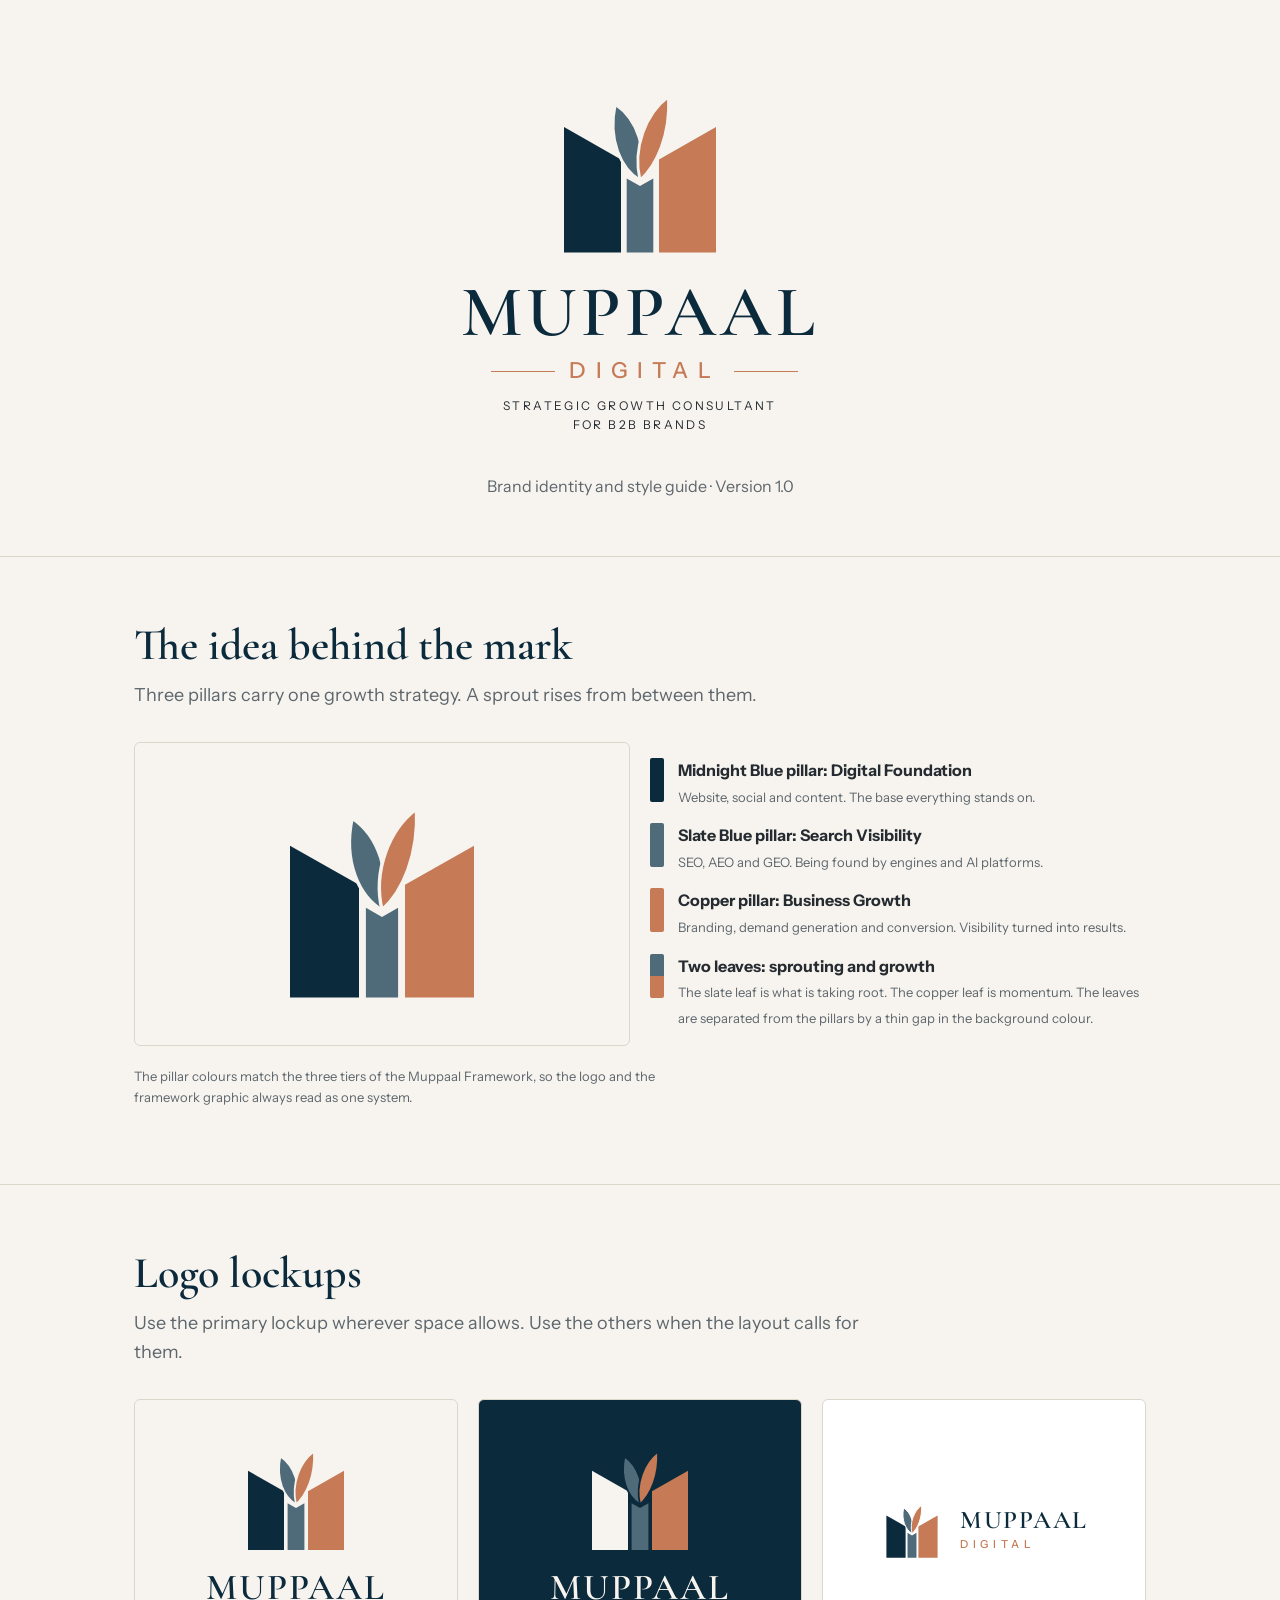
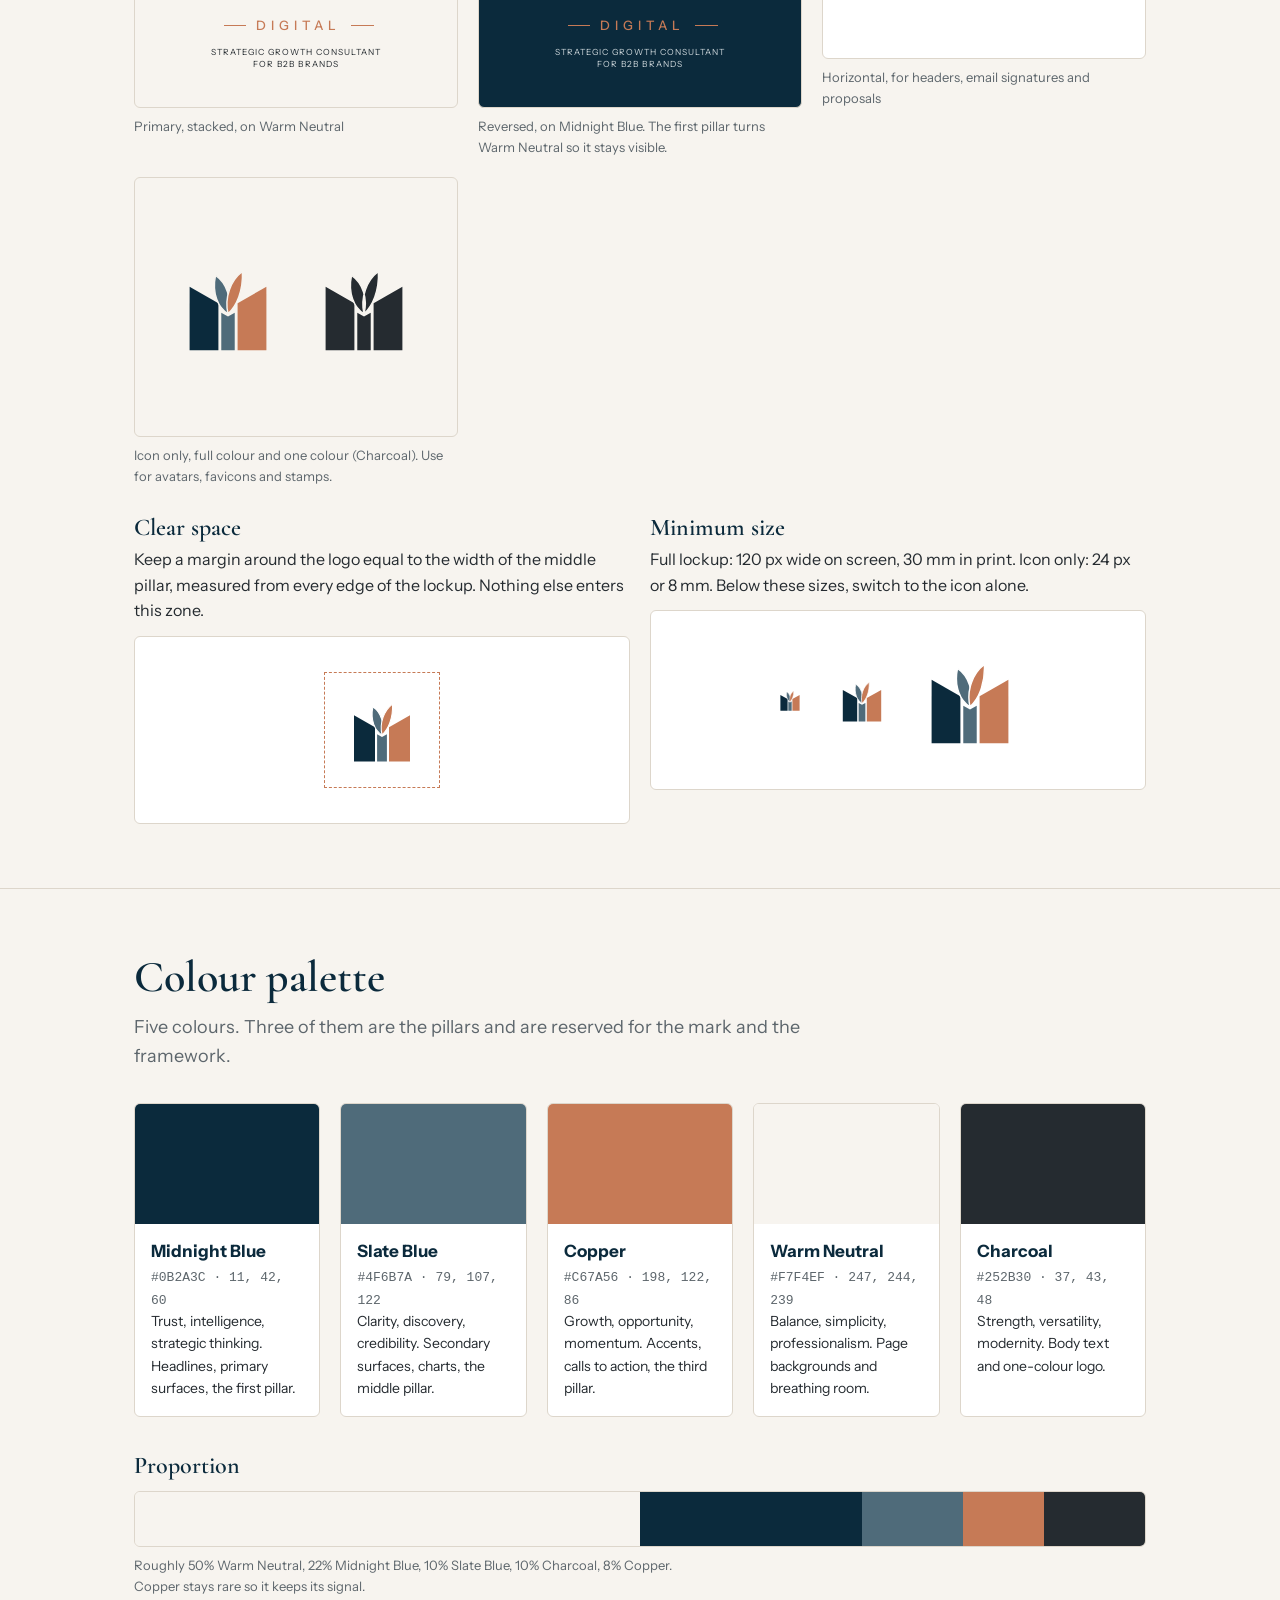
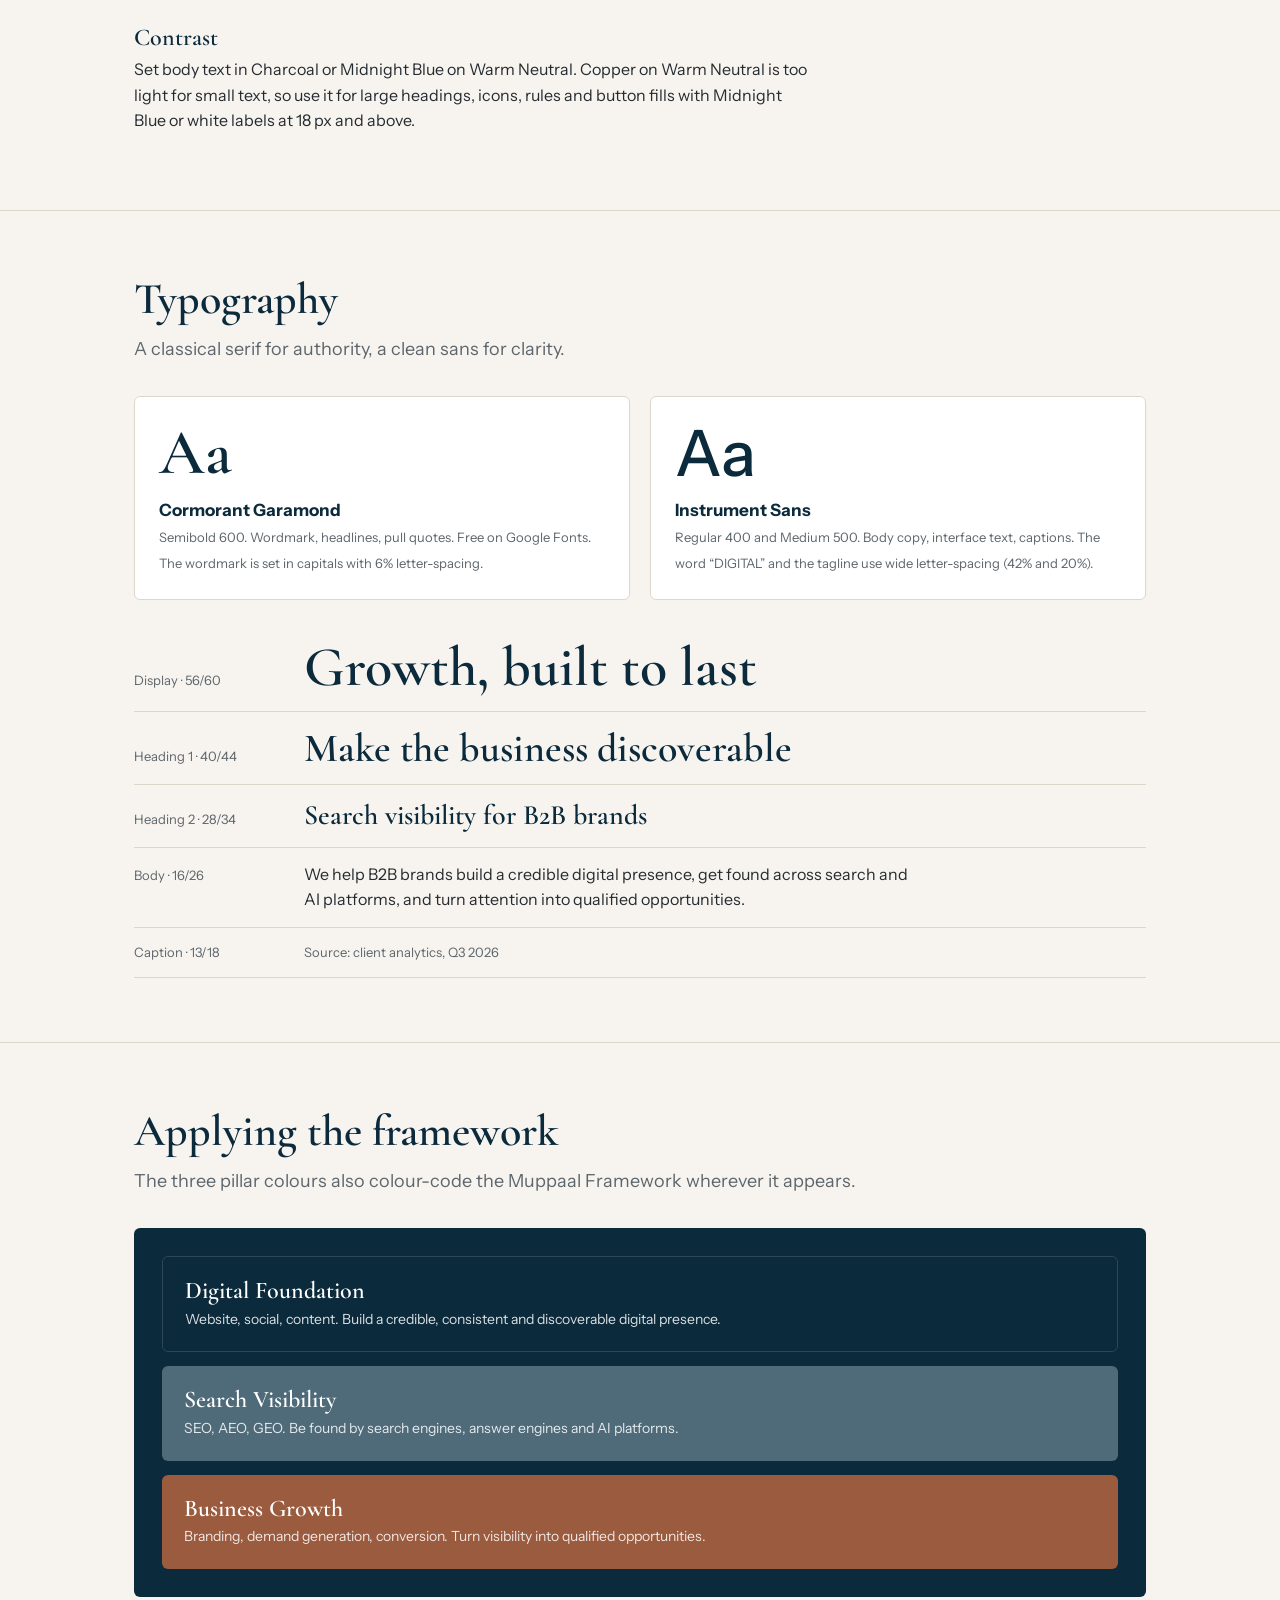
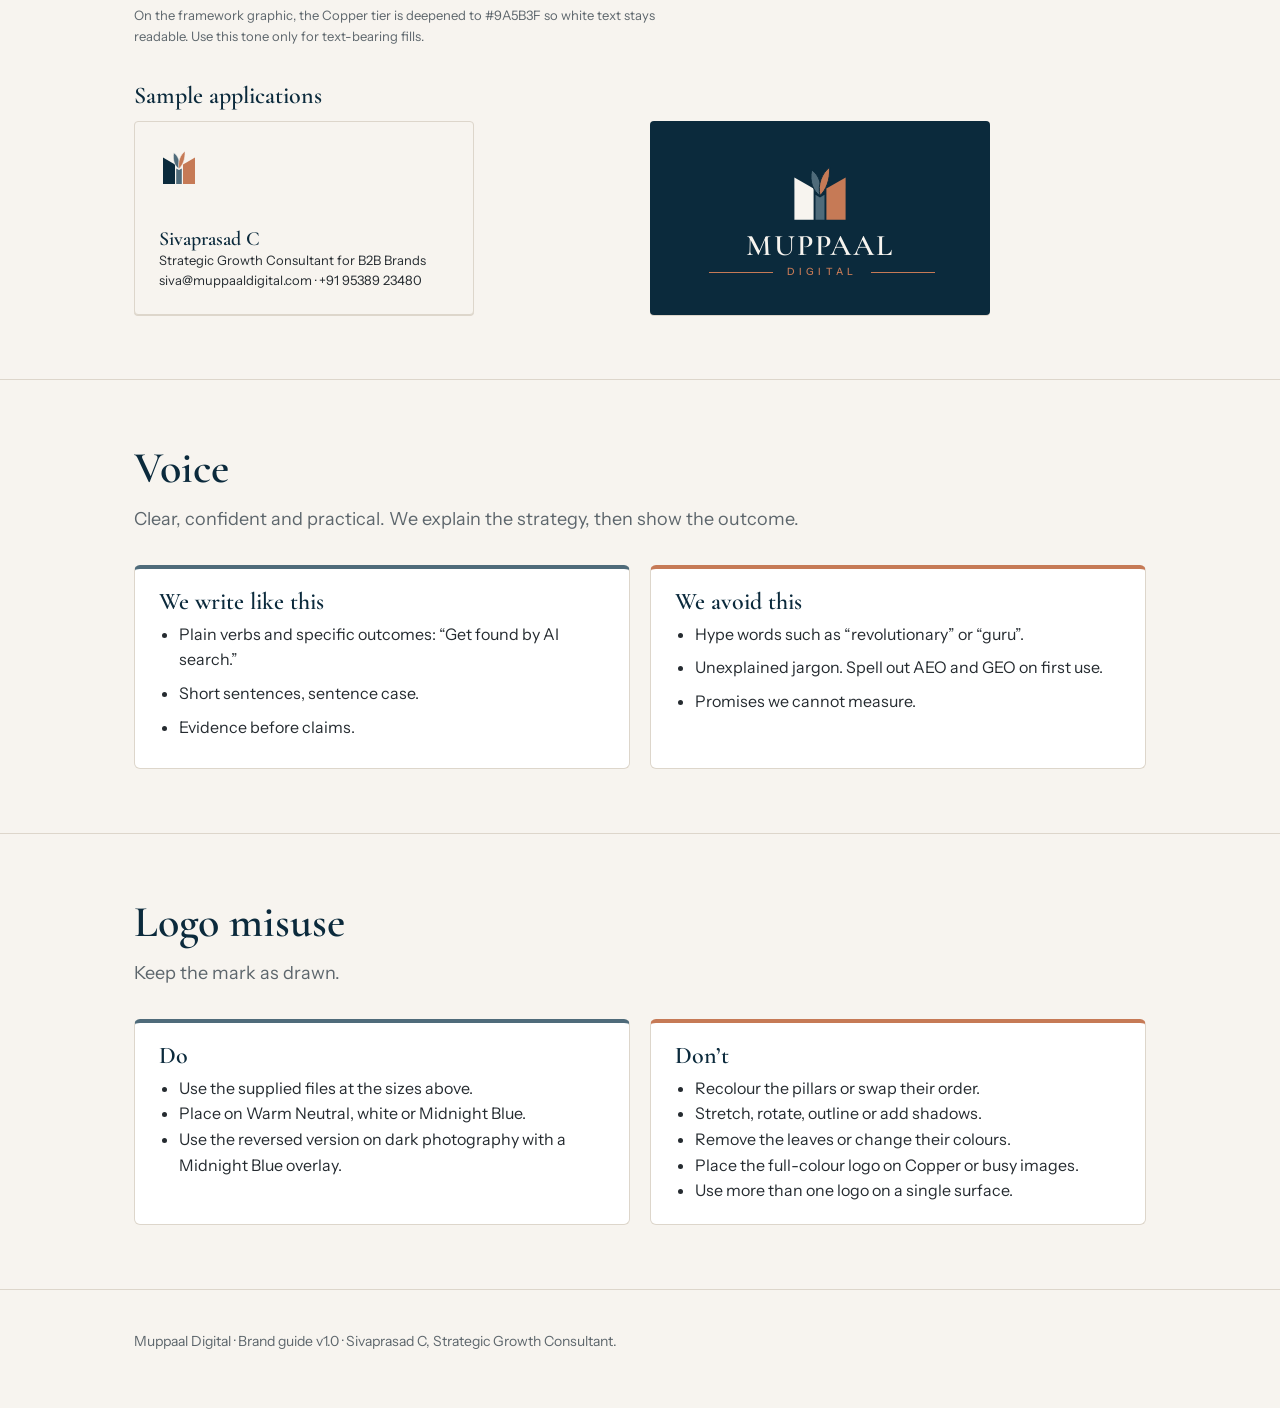
<file: brand-identity.html>
<!DOCTYPE html>
<html lang="en">
<head>
<meta charset="utf-8">
<meta name="viewport" content="width=device-width, initial-scale=1, viewport-fit=cover">
<title>Muppaal Digital — Brand Identity &amp; Style Guide</title>
<link href="https://fonts.googleapis.com/css2?family=Cormorant+Garamond:wght@500;600;700&amp;family=Instrument+Sans:wght@400;500;600&amp;display=swap" rel="stylesheet">
<style>
:root{--midnight:#0B2A3C;--slate:#4F6B7A;--copper:#C67A56;--neutral:#F7F4EF;--charcoal:#252B30;
--bg:var(--neutral);--ink:var(--charcoal);--head:var(--midnight);--line:#ddd6cb;--card:#fff;--muted:#5d666c;
box-sizing:border-box;padding-top:env(safe-area-inset-top,0px);padding-bottom:env(safe-area-inset-bottom,0px)}
@media (prefers-color-scheme:dark){:root:not([data-theme="light"]){color-scheme:dark;--bg:#14191d;--ink:#e9e5dd;--head:#f7f4ef;--line:#2e373d;--card:#1b2227;--muted:#a3adb3}}
:root[data-theme="dark"]{color-scheme:dark;--bg:#14191d;--ink:#e9e5dd;--head:#f7f4ef;--line:#2e373d;--card:#1b2227;--muted:#a3adb3}
html{scroll-padding-top:env(safe-area-inset-top,0px)}
*{box-sizing:border-box}
body{margin:0;background:var(--bg);color:var(--ink);font:400 16px/1.6 "Instrument Sans",system-ui,sans-serif}
h1,h2,h3{font-family:"Cormorant Garamond",Georgia,serif;color:var(--head);margin:0;font-weight:600;line-height:1.1}
h2{font-size:clamp(30px,4vw,44px);margin-bottom:12px}h3{font-size:24px;margin-bottom:6px}
p{margin:0 0 12px;max-width:62ch}
.wrap{max-width:1060px;margin:0 auto;padding:0 24px}
section{padding:64px 0;border-top:1px solid var(--line)}
.lead{color:var(--muted);font-size:18px;margin-bottom:32px}
.grid{display:grid;gap:20px}.g2{grid-template-columns:repeat(auto-fit,minmax(300px,1fr))}.g3{grid-template-columns:repeat(auto-fit,minmax(220px,1fr))}
.tile{border-radius:6px;display:flex;align-items:center;justify-content:center;padding:36px 20px;min-height:260px;border:1px solid var(--line)}
.cap{font-size:13px;color:var(--muted);margin-top:8px}
/* logo */
svg.mark{display:block;overflow:visible}
.mk{--a:var(--midnight);--b:var(--slate);--c:var(--copper);--gap:var(--neutral)}
.lock{display:flex;flex-direction:column;align-items:center;text-align:center;color:var(--midnight)}
.lock .name{font:600 clamp(44px,7vw,72px)/1 "Cormorant Garamond",serif;letter-spacing:.06em;margin-top:14px;color:var(--name,var(--midnight))}
.lock .dig{display:flex;align-items:center;gap:14px;font:500 clamp(16px,2.4vw,22px)/1 "Instrument Sans",sans-serif;letter-spacing:.42em;color:var(--sub,var(--copper));margin-top:12px;padding-left:.42em}
.lock .dig:before,.lock .dig:after{content:"";width:clamp(28px,6vw,64px);height:1px;background:currentColor}
.lock .tag{font-size:12px;letter-spacing:.2em;text-transform:uppercase;color:var(--tag,var(--charcoal));margin-top:14px}
.tile{container-type:inline-size;overflow:hidden}
.tile .lock{width:100%;max-width:100%}
.tile .lock .name{font-size:clamp(20px,13cqw,56px);letter-spacing:.05em;white-space:nowrap}
.tile .lock .dig{font-size:clamp(10px,4.6cqw,18px);letter-spacing:.38em;gap:10px;white-space:nowrap}
.tile .lock .dig:before,.tile .lock .dig:after{width:clamp(14px,8cqw,40px)}
.tile .lock .tag{font-size:clamp(8px,3cqw,11px);letter-spacing:.12em;max-width:90%;line-height:1.5}
.tile .hz .t{font-size:clamp(22px,9cqw,34px)}
.lock.sm .name{font-size:34px}.lock.sm .dig{font-size:12px;margin-top:8px}.lock.sm .tag{display:none}
.hz{display:flex;align-items:center;gap:16px}.hz .t{font:600 34px/1 "Cormorant Garamond",serif;letter-spacing:.06em;color:var(--name,var(--midnight))}.hz .t small{display:block;font:500 11px/1 "Instrument Sans",sans-serif;letter-spacing:.42em;color:var(--sub,var(--copper));margin-top:6px}
.hero{padding:72px 0 56px;text-align:center}
.hero .lock{--tag:var(--charcoal)}
:root[data-theme="dark"] .hero .lock,.hero.dk .lock{--name:#f7f4ef}
/* pillars */
.pil{display:flex;gap:14px;align-items:flex-start}
.sw{border-radius:6px;overflow:hidden;background:var(--card);border:1px solid var(--line)}
.sw .c{height:120px}.sw .i{padding:14px 16px 16px;font-size:14px}.sw b{display:block;font-size:17px;color:var(--head)}
.sw code{font:13px ui-monospace,Menlo,monospace;color:var(--muted)}
.ratio{display:flex;height:56px;border-radius:6px;overflow:hidden;margin:12px 0 4px;border:1px solid var(--line)}
.ratio i{display:block}
.dd li,.dn li{margin-bottom:8px}ul{padding-left:20px;margin:0}
.do,.dont{padding:20px 24px;border-radius:6px;border:1px solid var(--line);background:var(--card)}
.do{border-top:4px solid var(--slate)}.dont{border-top:4px solid var(--copper)}
.type-s{border-bottom:1px solid var(--line);padding:14px 0;display:flex;gap:20px;align-items:baseline;flex-wrap:wrap}
.type-s span{width:150px;font-size:13px;color:var(--muted);flex:none}
.stack{background:var(--midnight);color:#f7f4ef;border-radius:6px;padding:28px;display:grid;gap:14px}
.stack div{border-radius:6px;padding:20px 22px;color:#fff}
.stack b{font:600 24px/1.2 "Cormorant Garamond",serif;display:block}
.stack small{opacity:.85;font-size:14px}
.card{width:340px;max-width:100%;aspect-ratio:1.75;border-radius:4px;padding:24px;display:flex;flex-direction:column;justify-content:space-between;box-shadow:0 1px 0 var(--line)}
.bad{position:relative}.bad .x{position:absolute;top:8px;right:10px;font-size:12px;color:var(--copper);font-weight:600}
footer{padding:40px 0 56px;color:var(--muted);font-size:14px;border-top:1px solid var(--line)}
@media (max-width:560px){section{padding:44px 0}}
</style>
</head>
<body>
<svg width="0" height="0" style="position:absolute" aria-hidden="true">
<defs>
<symbol id="m" viewBox="0 0 200 200">
<path d="M20 190V58L80 92V190Z" fill="var(--a)"/>
<path d="M86 190V112L100 120L114 112V190Z" fill="var(--b)"/>
<path d="M120 190V92L180 58V190Z" fill="var(--c)"/>
<path d="M100 114C80 102 66 72 74 34C98 50 108 84 100 114Z" fill="var(--b)" stroke="var(--gap)" stroke-width="3" stroke-linejoin="round"/>
<path d="M100 114C118 98 132 66 130 26C106 44 92 80 100 114Z" fill="var(--c)" stroke="var(--gap)" stroke-width="3" stroke-linejoin="round"/>
</symbol>
<symbol id="mono" viewBox="0 0 200 200">
<path d="M20 190V58L80 92V190ZM86 190V112L100 120L114 112V190ZM120 190V92L180 58V190Z" fill="var(--a)"/>
<path d="M100 114C80 102 66 72 74 34C98 50 108 84 100 114ZM100 114C118 98 132 66 130 26C106 44 92 80 100 114Z" fill="var(--a)" stroke="var(--gap)" stroke-width="3" stroke-linejoin="round"/>
</symbol>
</defs>
</svg>

<header class="hero"><div class="wrap">
<div class="lock mk">
<svg class="mark" width="190" height="190" role="img" aria-label="Muppaal Digital mark"><use href="#m"/></svg>
<div class="name">MUPPAAL</div><div class="dig">DIGITAL</div>
<div class="tag">Strategic growth consultant<br>for B2B brands</div>
</div>
<p style="margin:40px auto 0;color:var(--muted)">Brand identity and style guide · Version 1.0</p>
</div></header>

<section><div class="wrap">
<h2>The idea behind the mark</h2>
<p class="lead">Three pillars carry one growth strategy. A sprout rises from between them.</p>
<div class="grid g2" style="align-items:center">
<div class="tile mk" style="background:var(--neutral);--gap:#F7F4EF"><svg class="mark" width="230" height="230" aria-hidden="true"><use href="#m"/></svg></div>
<div>
<div class="grid" style="gap:14px">
<div style="display:flex;gap:14px"><i style="width:14px;height:44px;background:var(--midnight);flex:none;border-radius:2px"></i><div><b>Midnight Blue pillar: Digital Foundation</b><br><span class="cap">Website, social and content. The base everything stands on.</span></div></div>
<div style="display:flex;gap:14px"><i style="width:14px;height:44px;background:var(--slate);flex:none;border-radius:2px"></i><div><b>Slate Blue pillar: Search Visibility</b><br><span class="cap">SEO, AEO and GEO. Being found by engines and AI platforms.</span></div></div>
<div style="display:flex;gap:14px"><i style="width:14px;height:44px;background:var(--copper);flex:none;border-radius:2px"></i><div><b>Copper pillar: Business Growth</b><br><span class="cap">Branding, demand generation and conversion. Visibility turned into results.</span></div></div>
<div style="display:flex;gap:14px"><i style="width:14px;height:44px;background:linear-gradient(var(--slate) 50%,var(--copper) 50%);flex:none;border-radius:2px"></i><div><b>Two leaves: sprouting and growth</b><br><span class="cap">The slate leaf is what is taking root. The copper leaf is momentum. The leaves are separated from the pillars by a thin gap in the background colour.</span></div></div>
</div></div></div>
<p class="cap" style="margin-top:20px">The pillar colours match the three tiers of the Muppaal Framework, so the logo and the framework graphic always read as one system.</p>
</div></section>

<section><div class="wrap">
<h2>Logo lockups</h2>
<p class="lead">Use the primary lockup wherever space allows. Use the others when the layout calls for them.</p>
<div class="grid g2">
<div><div class="tile mk" style="background:var(--neutral);--gap:#F7F4EF;color:#0B2A3C"><div class="lock"><svg class="mark" width="120" height="120" aria-hidden="true"><use href="#m"/></svg><div class="name" style="--name:#0B2A3C">MUPPAAL</div><div class="dig" style="--sub:#C67A56">DIGITAL</div><div class="tag" style="--tag:#252B30">Strategic growth consultant<br>for B2B brands</div></div></div><div class="cap">Primary, stacked, on Warm Neutral</div></div>
<div><div class="tile mk" style="background:#0B2A3C;--gap:#0B2A3C;--a:#F7F4EF"><div class="lock"><svg class="mark" width="120" height="120" aria-hidden="true"><use href="#m"/></svg><div class="name" style="--name:#F7F4EF">MUPPAAL</div><div class="dig" style="--sub:#C67A56">DIGITAL</div><div class="tag" style="--tag:#cfd8dc">Strategic growth consultant<br>for B2B brands</div></div></div><div class="cap">Reversed, on Midnight Blue. The first pillar turns Warm Neutral so it stays visible.</div></div>
<div><div class="tile mk" style="background:#fff;--gap:#fff"><div class="hz"><svg class="mark" width="64" height="64" aria-hidden="true"><use href="#m"/></svg><div class="t">MUPPAAL<small>DIGITAL</small></div></div></div><div class="cap">Horizontal, for headers, email signatures and proposals</div></div>
<div><div class="tile mk" style="background:var(--neutral);--gap:#F7F4EF;gap:40px;flex-wrap:wrap"><svg class="mark" width="96" height="96" aria-hidden="true"><use href="#m"/></svg><svg class="mark" width="96" height="96" style="--a:#252B30;--gap:#F7F4EF" aria-hidden="true"><use href="#mono"/></svg></div><div class="cap">Icon only, full colour and one colour (Charcoal). Use for avatars, favicons and stamps.</div></div>
</div>
<div class="grid g2" style="margin-top:28px">
<div><h3>Clear space</h3><p>Keep a margin around the logo equal to the width of the middle pillar, measured from every edge of the lockup. Nothing else enters this zone.</p>
<div class="tile mk" style="background:var(--card);min-height:180px;--gap:var(--card)"><div style="outline:1px dashed var(--copper);outline-offset:0;padding:22px"><svg class="mark" width="70" height="70" aria-hidden="true"><use href="#m"/></svg></div></div></div>
<div><h3>Minimum size</h3><p>Full lockup: 120 px wide on screen, 30 mm in print. Icon only: 24 px or 8 mm. Below these sizes, switch to the icon alone.</p>
<div class="tile mk" style="background:var(--card);min-height:180px;gap:36px;--gap:var(--card)"><svg class="mark" width="24" height="24" aria-hidden="true"><use href="#m"/></svg><svg class="mark" width="48" height="48" aria-hidden="true"><use href="#m"/></svg><svg class="mark" width="96" height="96" aria-hidden="true"><use href="#m"/></svg></div></div>
</div></div></section>

<section><div class="wrap">
<h2>Colour palette</h2>
<p class="lead">Five colours. Three of them are the pillars and are reserved for the mark and the framework.</p>
<div class="grid g3" style="grid-template-columns:repeat(auto-fit,minmax(180px,1fr))">
<div class="sw"><div class="c" style="background:#0B2A3C"></div><div class="i"><b>Midnight Blue</b><code>#0B2A3C · 11, 42, 60</code><br>Trust, intelligence, strategic thinking. Headlines, primary surfaces, the first pillar.</div></div>
<div class="sw"><div class="c" style="background:#4F6B7A"></div><div class="i"><b>Slate Blue</b><code>#4F6B7A · 79, 107, 122</code><br>Clarity, discovery, credibility. Secondary surfaces, charts, the middle pillar.</div></div>
<div class="sw"><div class="c" style="background:#C67A56"></div><div class="i"><b>Copper</b><code>#C67A56 · 198, 122, 86</code><br>Growth, opportunity, momentum. Accents, calls to action, the third pillar.</div></div>
<div class="sw"><div class="c" style="background:#F7F4EF"></div><div class="i"><b>Warm Neutral</b><code>#F7F4EF · 247, 244, 239</code><br>Balance, simplicity, professionalism. Page backgrounds and breathing room.</div></div>
<div class="sw"><div class="c" style="background:#252B30"></div><div class="i"><b>Charcoal</b><code>#252B30 · 37, 43, 48</code><br>Strength, versatility, modernity. Body text and one-colour logo.</div></div>
</div>
<h3 style="margin-top:36px">Proportion</h3>
<div class="ratio"><i style="flex:50;background:#F7F4EF"></i><i style="flex:22;background:#0B2A3C"></i><i style="flex:10;background:#4F6B7A"></i><i style="flex:8;background:#C67A56"></i><i style="flex:10;background:#252B30"></i></div>
<p class="cap">Roughly 50% Warm Neutral, 22% Midnight Blue, 10% Slate Blue, 10% Charcoal, 8% Copper. Copper stays rare so it keeps its signal.</p>
<h3 style="margin-top:28px">Contrast</h3>
<p>Set body text in Charcoal or Midnight Blue on Warm Neutral. Copper on Warm Neutral is too light for small text, so use it for large headings, icons, rules and button fills with Midnight Blue or white labels at 18 px and above.</p>
</div></section>

<section><div class="wrap">
<h2>Typography</h2>
<p class="lead">A classical serif for authority, a clean sans for clarity.</p>
<div class="grid g2">
<div class="sw" style="padding:24px"><div style="font:600 64px/1 'Cormorant Garamond',serif;color:var(--head)">Aa</div><b style="margin-top:12px">Cormorant Garamond</b><span class="cap">Semibold 600. Wordmark, headlines, pull quotes. Free on Google Fonts. The wordmark is set in capitals with 6% letter-spacing.</span></div>
<div class="sw" style="padding:24px"><div style="font:500 64px/1 'Instrument Sans',sans-serif;color:var(--head)">Aa</div><b style="margin-top:12px">Instrument Sans</b><span class="cap">Regular 400 and Medium 500. Body copy, interface text, captions. The word “DIGITAL” and the tagline use wide letter-spacing (42% and 20%).</span></div>
</div>
<div style="margin-top:24px">
<div class="type-s"><span>Display · 56/60</span><div style="font:600 56px/1.05 'Cormorant Garamond',serif;color:var(--head)">Growth, built to last</div></div>
<div class="type-s"><span>Heading 1 · 40/44</span><div style="font:600 40px/1.1 'Cormorant Garamond',serif;color:var(--head)">Make the business discoverable</div></div>
<div class="type-s"><span>Heading 2 · 28/34</span><div style="font:600 28px/1.2 'Cormorant Garamond',serif;color:var(--head)">Search visibility for B2B brands</div></div>
<div class="type-s"><span>Body · 16/26</span><div style="max-width:56ch">We help B2B brands build a credible digital presence, get found across search and AI platforms, and turn attention into qualified opportunities.</div></div>
<div class="type-s"><span>Caption · 13/18</span><div style="font-size:13px;color:var(--muted)">Source: client analytics, Q3 2026</div></div>
</div></div></div></section>

<section><div class="wrap">
<h2>Applying the framework</h2>
<p class="lead">The three pillar colours also colour-code the Muppaal Framework wherever it appears.</p>
<div class="stack">
<div style="background:#0B2A3C;border:1px solid #2a4658"><b>Digital Foundation</b><small>Website, social, content. Build a credible, consistent and discoverable digital presence.</small></div>
<div style="background:#4F6B7A"><b>Search Visibility</b><small>SEO, AEO, GEO. Be found by search engines, answer engines and AI platforms.</small></div>
<div style="background:#9a5b3f"><b>Business Growth</b><small>Branding, demand generation, conversion. Turn visibility into qualified opportunities.</small></div>
</div>
<p class="cap">On the framework graphic, the Copper tier is deepened to #9A5B3F so white text stays readable. Use this tone only for text-bearing fills.</p>
<h3 style="margin-top:36px">Sample applications</h3>
<div class="grid g2" style="margin-top:12px">
<div class="card mk" style="background:#F7F4EF;border:1px solid var(--line);--gap:#F7F4EF"><svg class="mark" width="40" height="40" aria-hidden="true"><use href="#m"/></svg><div style="color:#252B30;font-size:13px;line-height:1.5"><b style="font:600 20px 'Cormorant Garamond',serif;color:#0B2A3C">Sivaprasad C</b><br>Strategic Growth Consultant for B2B Brands<br>siva@muppaaldigital.com · +91 95389 23480</div></div>
<div class="card mk" style="background:#0B2A3C;--gap:#0B2A3C;--a:#F7F4EF;align-items:center;justify-content:center"><div class="lock" style="--name:#F7F4EF"><svg class="mark" width="64" height="64" aria-hidden="true"><use href="#m"/></svg><div class="name" style="font-size:30px;margin-top:8px">MUPPAAL</div><div class="dig" style="font-size:10px;margin-top:6px">DIGITAL</div></div></div>
</div></div></section>

<section><div class="wrap">
<h2>Voice</h2>
<p class="lead">Clear, confident and practical. We explain the strategy, then show the outcome.</p>
<div class="grid g2">
<div class="do"><h3>We write like this</h3><ul class="dd"><li>Plain verbs and specific outcomes: “Get found by AI search.”</li><li>Short sentences, sentence case.</li><li>Evidence before claims.</li></ul></div>
<div class="dont"><h3>We avoid this</h3><ul class="dn"><li>Hype words such as “revolutionary” or “guru”.</li><li>Unexplained jargon. Spell out AEO and GEO on first use.</li><li>Promises we cannot measure.</li></ul></div>
</div></div></section>

<section><div class="wrap">
<h2>Logo misuse</h2>
<p class="lead">Keep the mark as drawn.</p>
<div class="grid g2">
<div class="do"><h3>Do</h3><ul><li>Use the supplied files at the sizes above.</li><li>Place on Warm Neutral, white or Midnight Blue.</li><li>Use the reversed version on dark photography with a Midnight Blue overlay.</li></ul></div>
<div class="dont"><h3>Don’t</h3><ul><li>Recolour the pillars or swap their order.</li><li>Stretch, rotate, outline or add shadows.</li><li>Remove the leaves or change their colours.</li><li>Place the full-colour logo on Copper or busy images.</li><li>Use more than one logo on a single surface.</li></ul></div>
</div></div></section>

<footer><div class="wrap">Muppaal Digital · Brand guide v1.0 · Sivaprasad C, Strategic Growth Consultant.</div></footer>
</body>
</html>
</file>
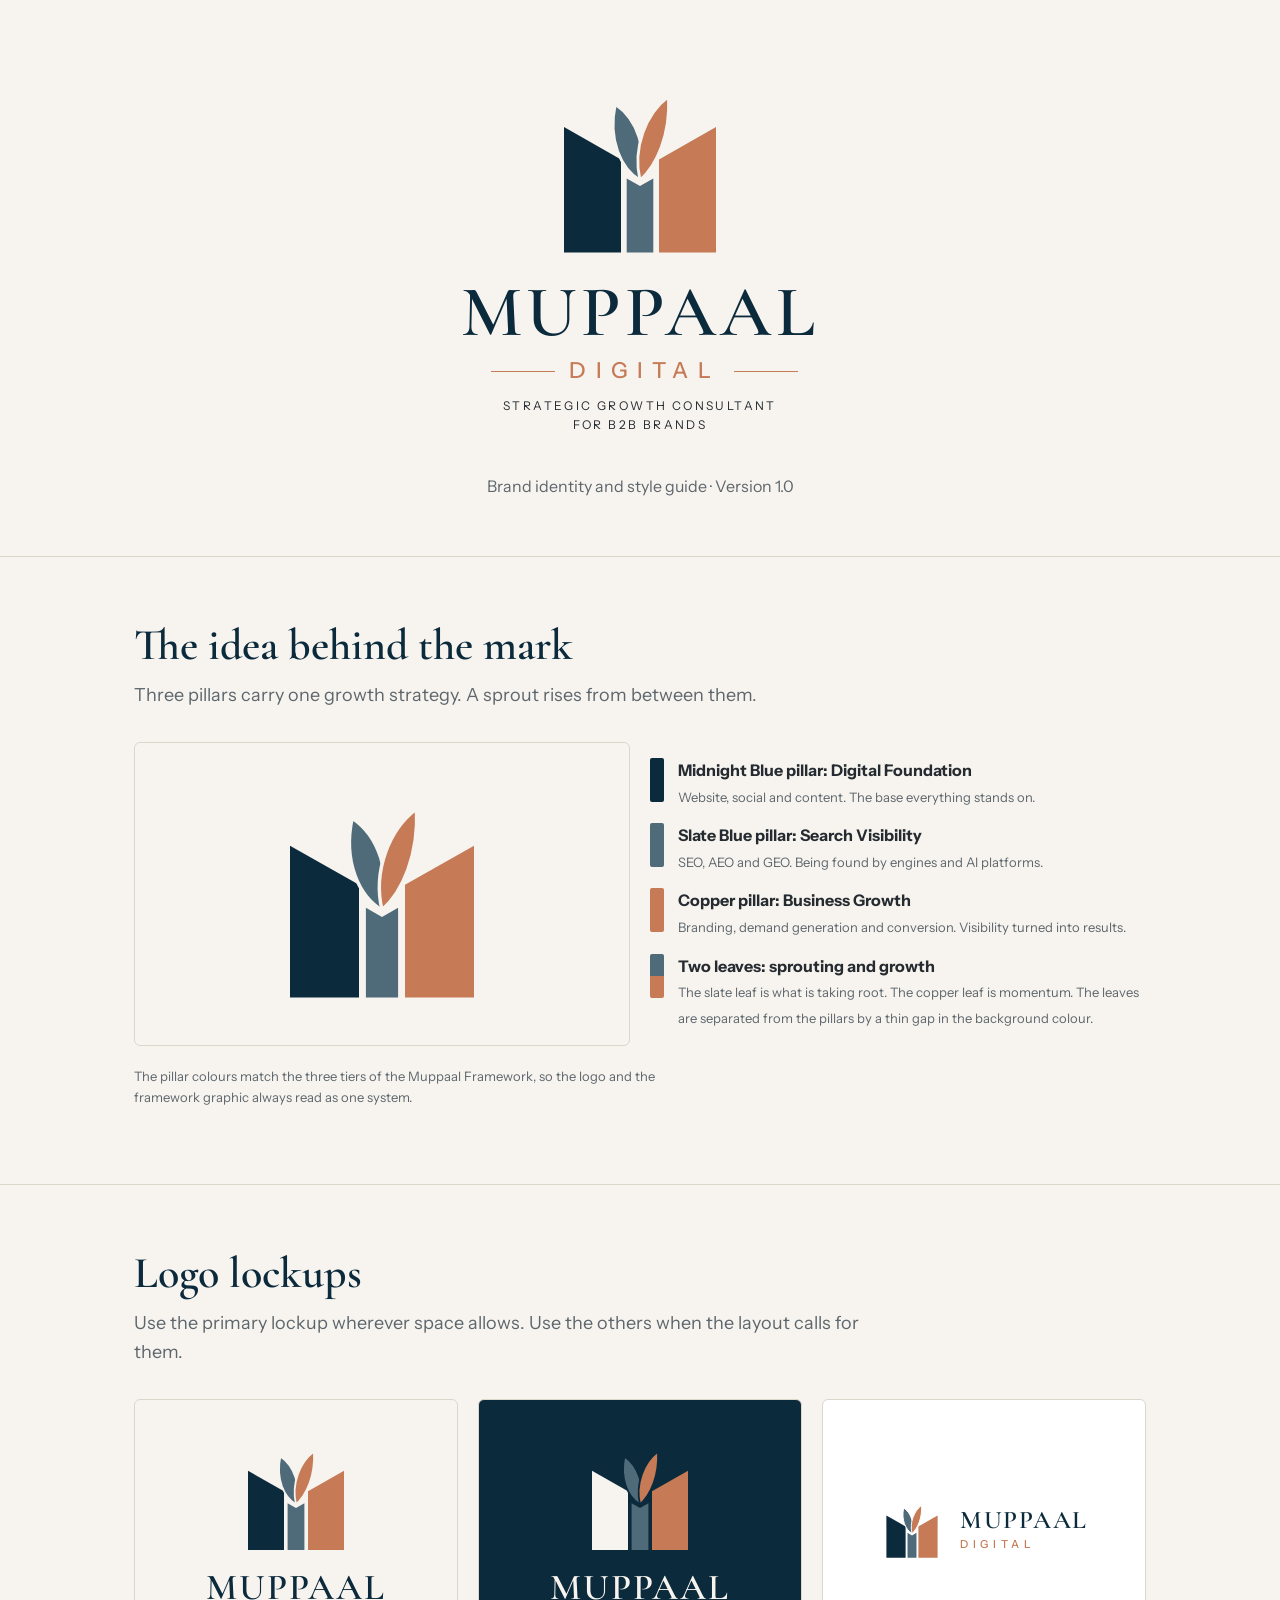
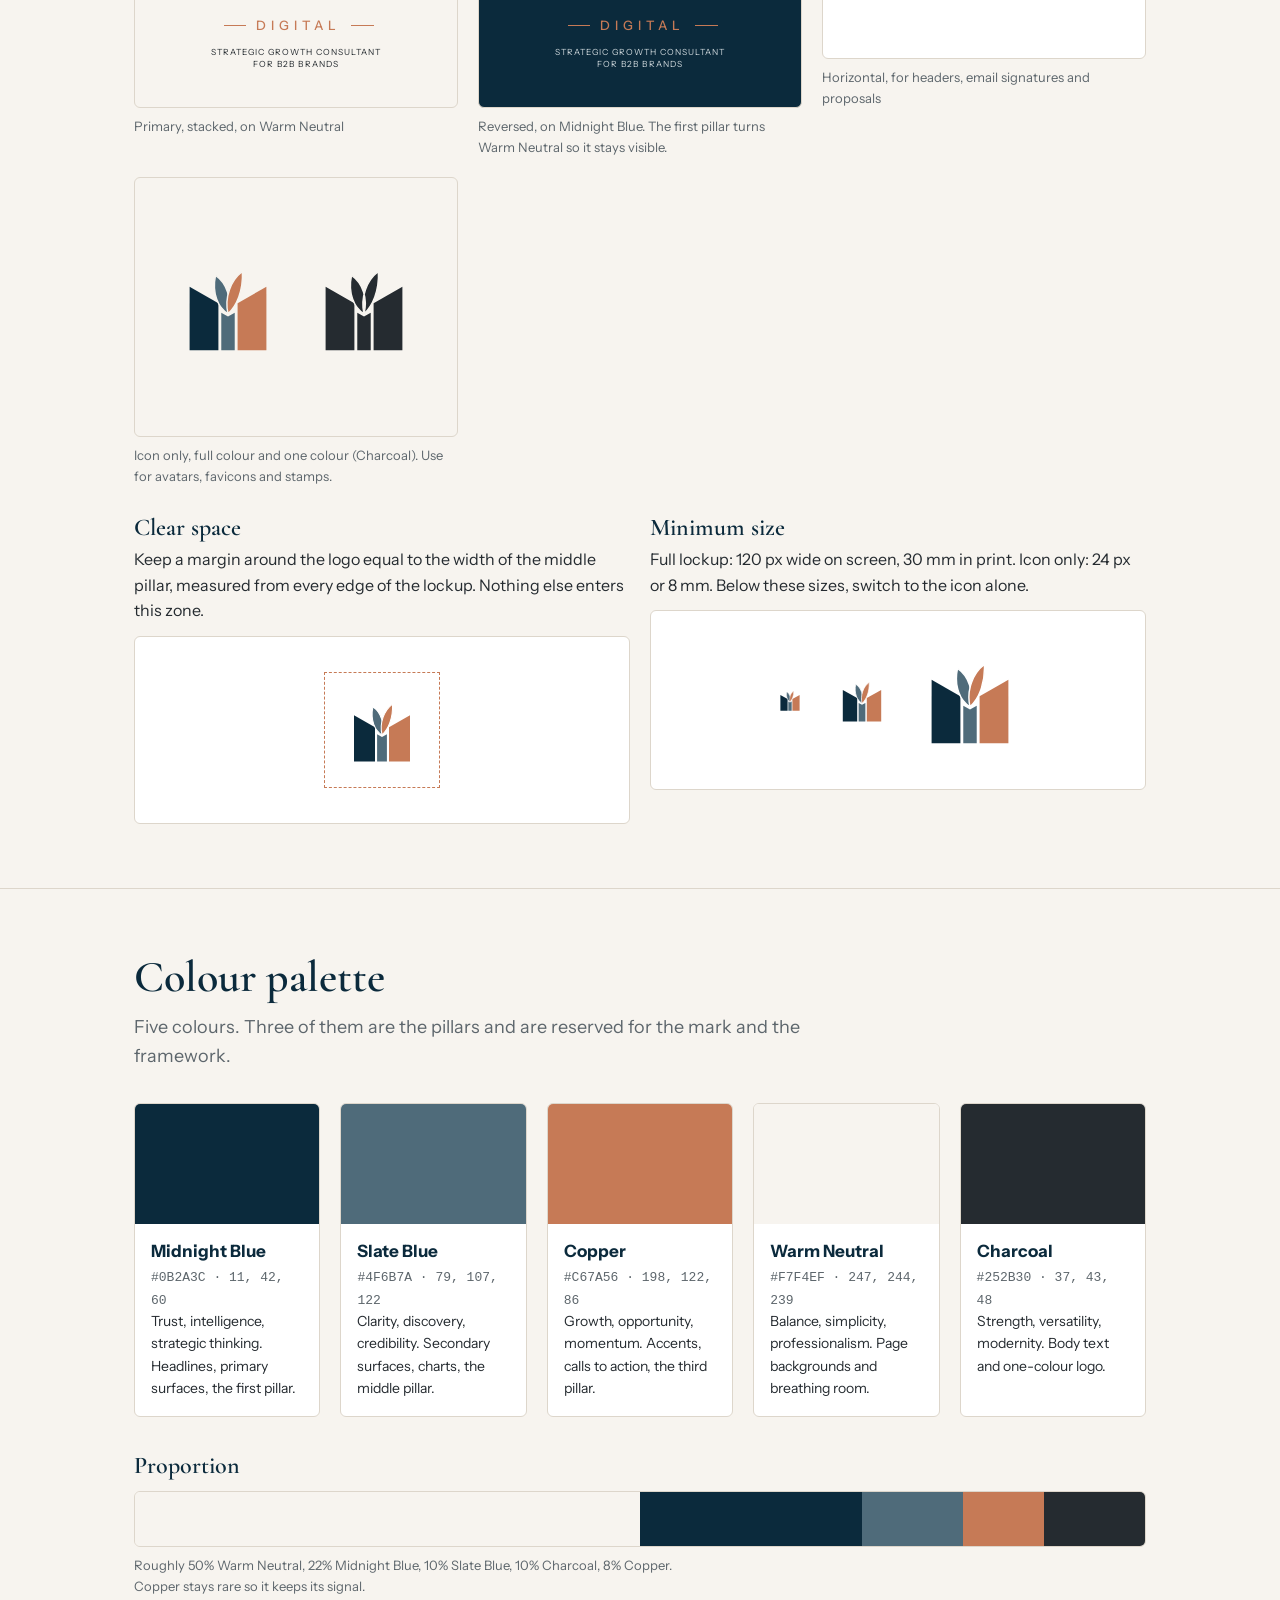
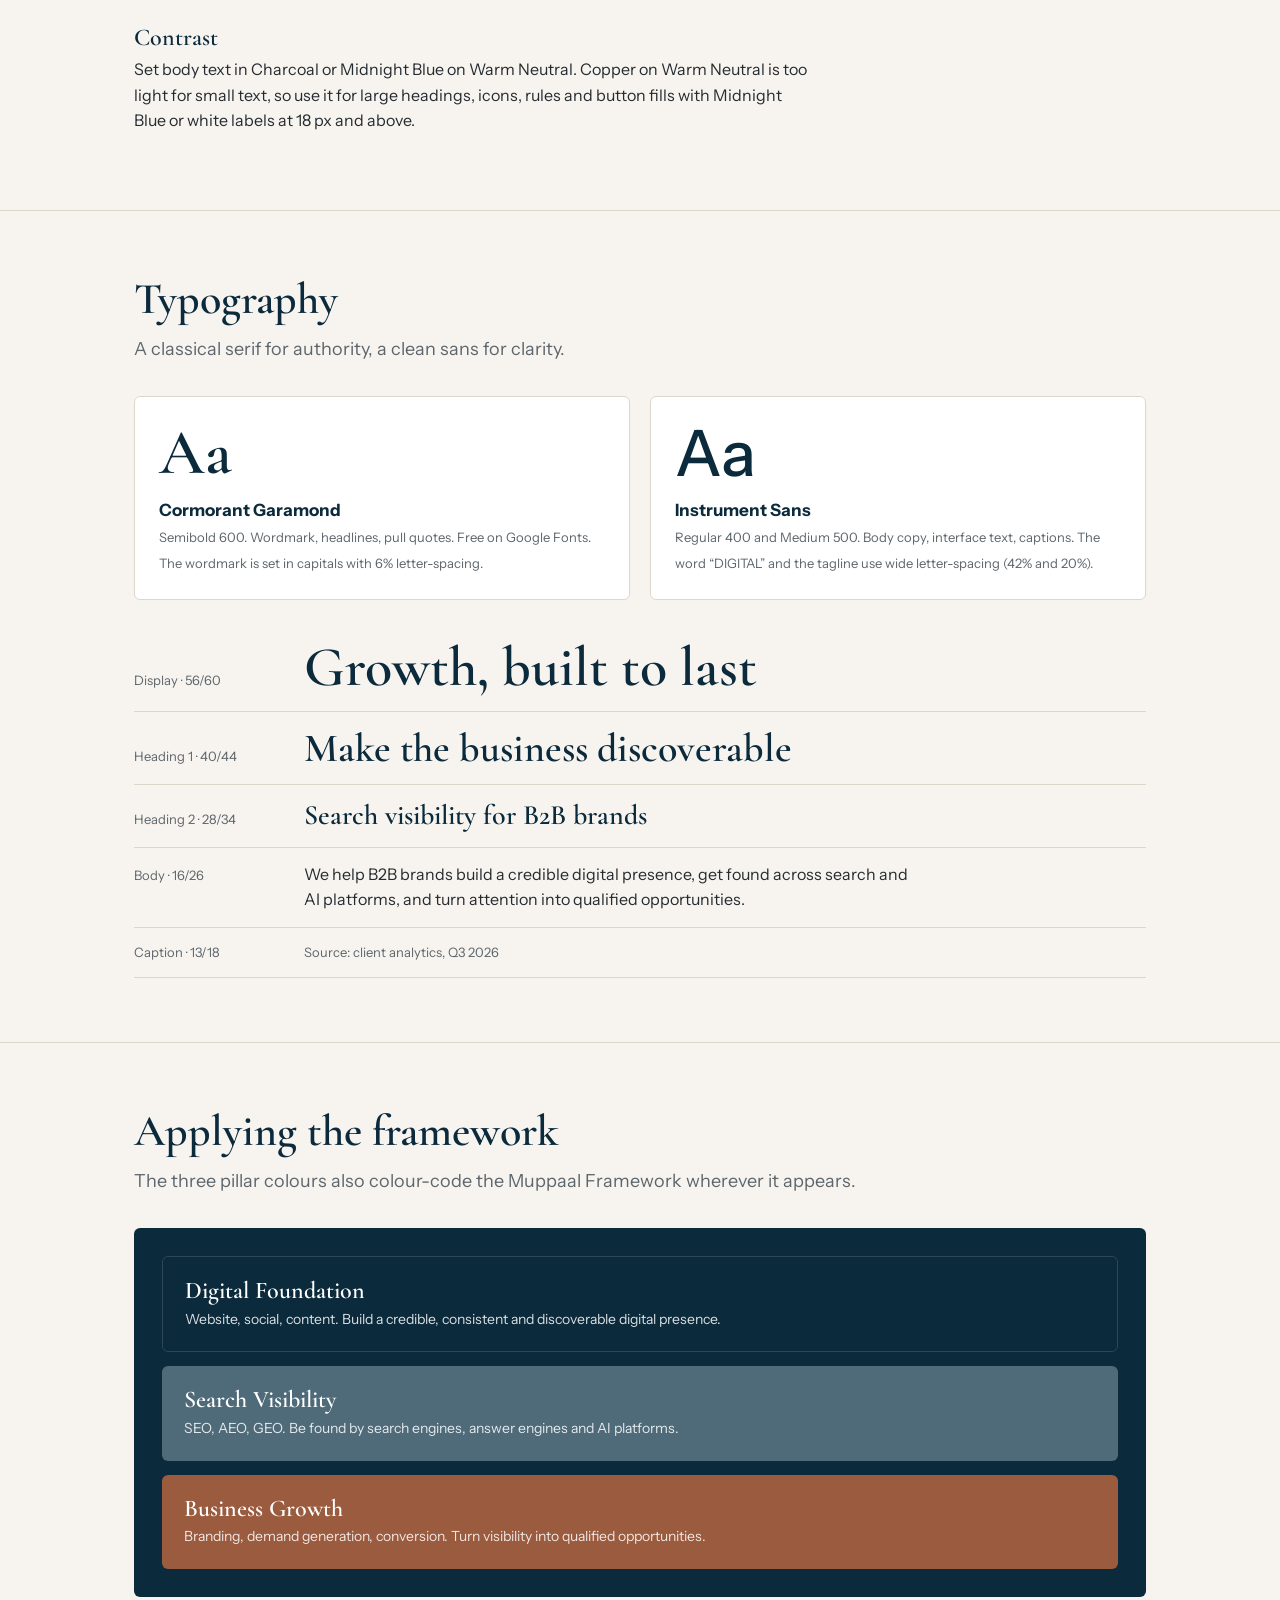
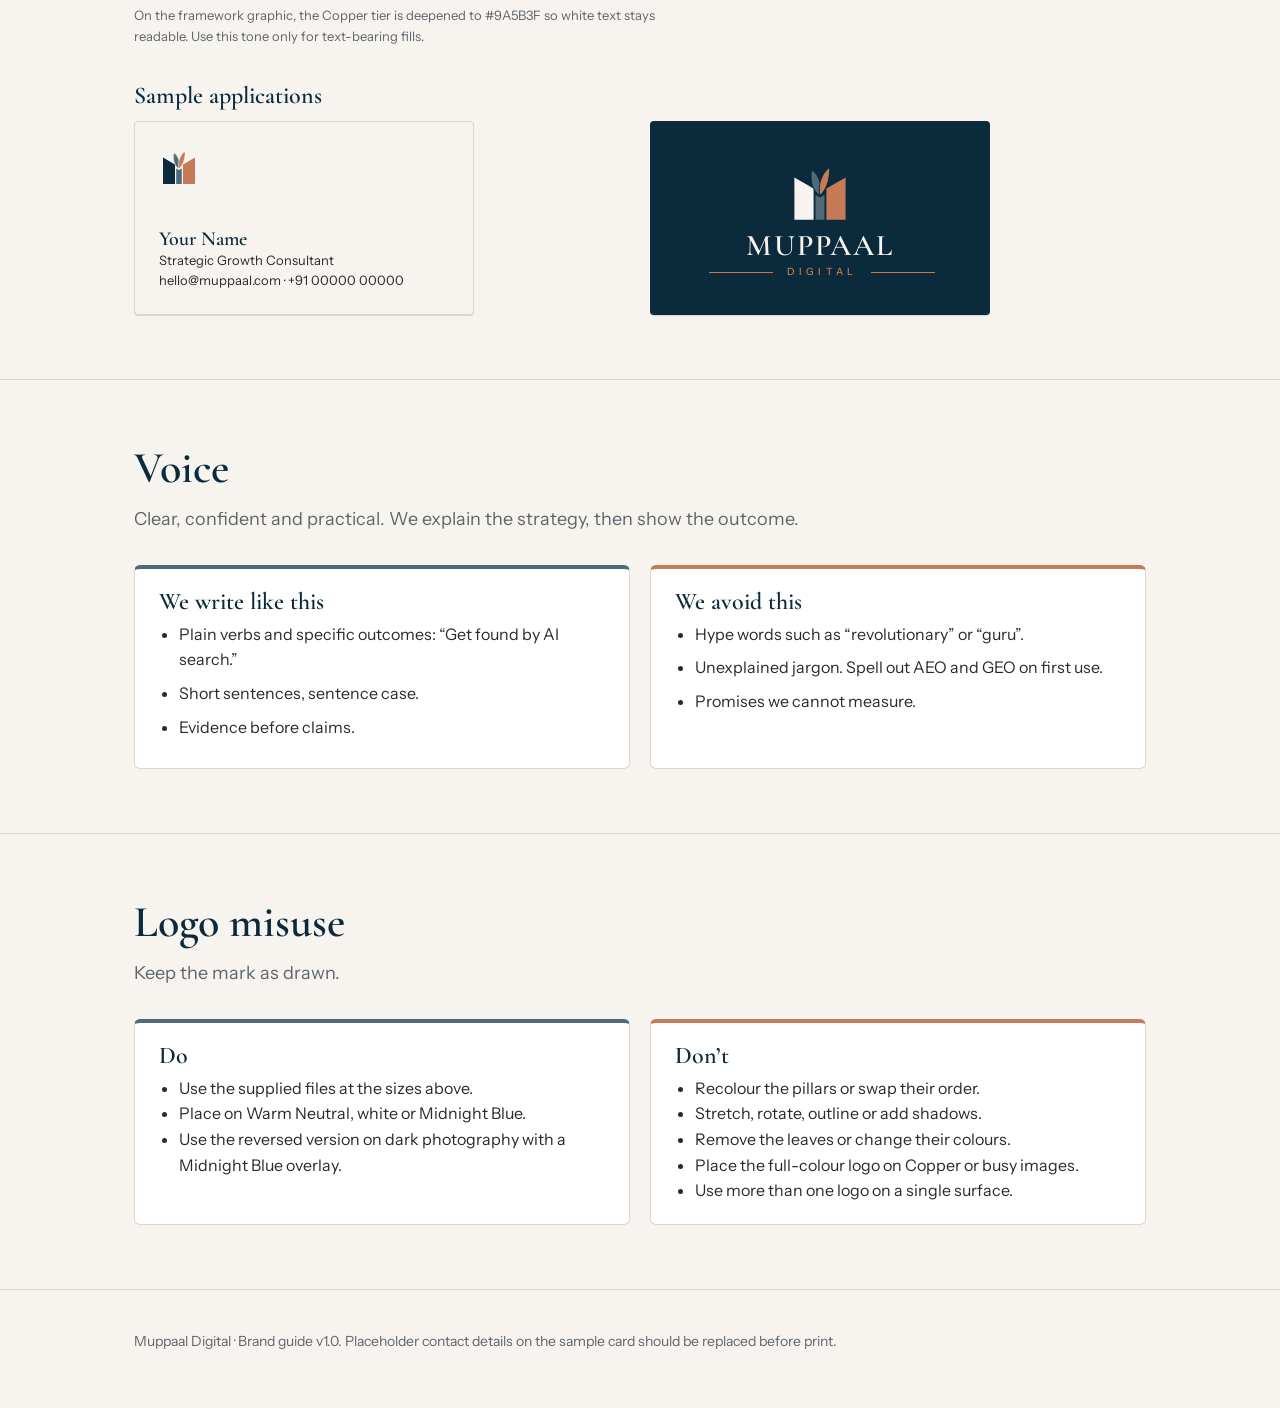
<file: Muppaal Digital — Brand Identity & Style Guide.html>
<!DOCTYPE html>
<html lang="en">
<head>
<meta charset="utf-8">
<meta name="viewport" content="width=device-width, initial-scale=1, viewport-fit=cover">
<title>Muppaal Digital — Brand Identity &amp; Style Guide</title>
<link href="https://fonts.googleapis.com/css2?family=Cormorant+Garamond:wght@500;600;700&amp;family=Instrument+Sans:wght@400;500;600&amp;display=swap" rel="stylesheet">
<style>
:root{--midnight:#0B2A3C;--slate:#4F6B7A;--copper:#C67A56;--neutral:#F7F4EF;--charcoal:#252B30;
--bg:var(--neutral);--ink:var(--charcoal);--head:var(--midnight);--line:#ddd6cb;--card:#fff;--muted:#5d666c;
box-sizing:border-box;padding-top:env(safe-area-inset-top,0px);padding-bottom:env(safe-area-inset-bottom,0px)}
@media (prefers-color-scheme:dark){:root:not([data-theme="light"]){color-scheme:dark;--bg:#14191d;--ink:#e9e5dd;--head:#f7f4ef;--line:#2e373d;--card:#1b2227;--muted:#a3adb3}}
:root[data-theme="dark"]{color-scheme:dark;--bg:#14191d;--ink:#e9e5dd;--head:#f7f4ef;--line:#2e373d;--card:#1b2227;--muted:#a3adb3}
html{scroll-padding-top:env(safe-area-inset-top,0px)}
*{box-sizing:border-box}
body{margin:0;background:var(--bg);color:var(--ink);font:400 16px/1.6 "Instrument Sans",system-ui,sans-serif}
h1,h2,h3{font-family:"Cormorant Garamond",Georgia,serif;color:var(--head);margin:0;font-weight:600;line-height:1.1}
h2{font-size:clamp(30px,4vw,44px);margin-bottom:12px}h3{font-size:24px;margin-bottom:6px}
p{margin:0 0 12px;max-width:62ch}
.wrap{max-width:1060px;margin:0 auto;padding:0 24px}
section{padding:64px 0;border-top:1px solid var(--line)}
.lead{color:var(--muted);font-size:18px;margin-bottom:32px}
.grid{display:grid;gap:20px}.g2{grid-template-columns:repeat(auto-fit,minmax(300px,1fr))}.g3{grid-template-columns:repeat(auto-fit,minmax(220px,1fr))}
.tile{border-radius:6px;display:flex;align-items:center;justify-content:center;padding:36px 20px;min-height:260px;border:1px solid var(--line)}
.cap{font-size:13px;color:var(--muted);margin-top:8px}
/* logo */
svg.mark{display:block;overflow:visible}
.mk{--a:var(--midnight);--b:var(--slate);--c:var(--copper);--gap:var(--neutral)}
.lock{display:flex;flex-direction:column;align-items:center;text-align:center;color:var(--midnight)}
.lock .name{font:600 clamp(44px,7vw,72px)/1 "Cormorant Garamond",serif;letter-spacing:.06em;margin-top:14px;color:var(--name,var(--midnight))}
.lock .dig{display:flex;align-items:center;gap:14px;font:500 clamp(16px,2.4vw,22px)/1 "Instrument Sans",sans-serif;letter-spacing:.42em;color:var(--sub,var(--copper));margin-top:12px;padding-left:.42em}
.lock .dig:before,.lock .dig:after{content:"";width:clamp(28px,6vw,64px);height:1px;background:currentColor}
.lock .tag{font-size:12px;letter-spacing:.2em;text-transform:uppercase;color:var(--tag,var(--charcoal));margin-top:14px}
.tile{container-type:inline-size;overflow:hidden}
.tile .lock{width:100%;max-width:100%}
.tile .lock .name{font-size:clamp(20px,13cqw,56px);letter-spacing:.05em;white-space:nowrap}
.tile .lock .dig{font-size:clamp(10px,4.6cqw,18px);letter-spacing:.38em;gap:10px;white-space:nowrap}
.tile .lock .dig:before,.tile .lock .dig:after{width:clamp(14px,8cqw,40px)}
.tile .lock .tag{font-size:clamp(8px,3cqw,11px);letter-spacing:.12em;max-width:90%;line-height:1.5}
.tile .hz .t{font-size:clamp(22px,9cqw,34px)}
.lock.sm .name{font-size:34px}.lock.sm .dig{font-size:12px;margin-top:8px}.lock.sm .tag{display:none}
.hz{display:flex;align-items:center;gap:16px}.hz .t{font:600 34px/1 "Cormorant Garamond",serif;letter-spacing:.06em;color:var(--name,var(--midnight))}.hz .t small{display:block;font:500 11px/1 "Instrument Sans",sans-serif;letter-spacing:.42em;color:var(--sub,var(--copper));margin-top:6px}
.hero{padding:72px 0 56px;text-align:center}
.hero .lock{--tag:var(--charcoal)}
:root[data-theme="dark"] .hero .lock,.hero.dk .lock{--name:#f7f4ef}
/* pillars */
.pil{display:flex;gap:14px;align-items:flex-start}
.sw{border-radius:6px;overflow:hidden;background:var(--card);border:1px solid var(--line)}
.sw .c{height:120px}.sw .i{padding:14px 16px 16px;font-size:14px}.sw b{display:block;font-size:17px;color:var(--head)}
.sw code{font:13px ui-monospace,Menlo,monospace;color:var(--muted)}
.ratio{display:flex;height:56px;border-radius:6px;overflow:hidden;margin:12px 0 4px;border:1px solid var(--line)}
.ratio i{display:block}
.dd li,.dn li{margin-bottom:8px}ul{padding-left:20px;margin:0}
.do,.dont{padding:20px 24px;border-radius:6px;border:1px solid var(--line);background:var(--card)}
.do{border-top:4px solid var(--slate)}.dont{border-top:4px solid var(--copper)}
.type-s{border-bottom:1px solid var(--line);padding:14px 0;display:flex;gap:20px;align-items:baseline;flex-wrap:wrap}
.type-s span{width:150px;font-size:13px;color:var(--muted);flex:none}
.stack{background:var(--midnight);color:#f7f4ef;border-radius:6px;padding:28px;display:grid;gap:14px}
.stack div{border-radius:6px;padding:20px 22px;color:#fff}
.stack b{font:600 24px/1.2 "Cormorant Garamond",serif;display:block}
.stack small{opacity:.85;font-size:14px}
.card{width:340px;max-width:100%;aspect-ratio:1.75;border-radius:4px;padding:24px;display:flex;flex-direction:column;justify-content:space-between;box-shadow:0 1px 0 var(--line)}
.bad{position:relative}.bad .x{position:absolute;top:8px;right:10px;font-size:12px;color:var(--copper);font-weight:600}
footer{padding:40px 0 56px;color:var(--muted);font-size:14px;border-top:1px solid var(--line)}
@media (max-width:560px){section{padding:44px 0}}
</style>
</head>
<body>
<svg width="0" height="0" style="position:absolute" aria-hidden="true">
<defs>
<symbol id="m" viewBox="0 0 200 200">
<path d="M20 190V58L80 92V190Z" fill="var(--a)"/>
<path d="M86 190V112L100 120L114 112V190Z" fill="var(--b)"/>
<path d="M120 190V92L180 58V190Z" fill="var(--c)"/>
<path d="M100 114C80 102 66 72 74 34C98 50 108 84 100 114Z" fill="var(--b)" stroke="var(--gap)" stroke-width="3" stroke-linejoin="round"/>
<path d="M100 114C118 98 132 66 130 26C106 44 92 80 100 114Z" fill="var(--c)" stroke="var(--gap)" stroke-width="3" stroke-linejoin="round"/>
</symbol>
<symbol id="mono" viewBox="0 0 200 200">
<path d="M20 190V58L80 92V190ZM86 190V112L100 120L114 112V190ZM120 190V92L180 58V190Z" fill="var(--a)"/>
<path d="M100 114C80 102 66 72 74 34C98 50 108 84 100 114ZM100 114C118 98 132 66 130 26C106 44 92 80 100 114Z" fill="var(--a)" stroke="var(--gap)" stroke-width="3" stroke-linejoin="round"/>
</symbol>
</defs>
</svg>

<header class="hero"><div class="wrap">
<div class="lock mk">
<svg class="mark" width="190" height="190" role="img" aria-label="Muppaal Digital mark"><use href="#m"/></svg>
<div class="name">MUPPAAL</div><div class="dig">DIGITAL</div>
<div class="tag">Strategic growth consultant<br>for B2B brands</div>
</div>
<p style="margin:40px auto 0;color:var(--muted)">Brand identity and style guide · Version 1.0</p>
</div></header>

<section><div class="wrap">
<h2>The idea behind the mark</h2>
<p class="lead">Three pillars carry one growth strategy. A sprout rises from between them.</p>
<div class="grid g2" style="align-items:center">
<div class="tile mk" style="background:var(--neutral);--gap:#F7F4EF"><svg class="mark" width="230" height="230" aria-hidden="true"><use href="#m"/></svg></div>
<div>
<div class="grid" style="gap:14px">
<div style="display:flex;gap:14px"><i style="width:14px;height:44px;background:var(--midnight);flex:none;border-radius:2px"></i><div><b>Midnight Blue pillar: Digital Foundation</b><br><span class="cap">Website, social and content. The base everything stands on.</span></div></div>
<div style="display:flex;gap:14px"><i style="width:14px;height:44px;background:var(--slate);flex:none;border-radius:2px"></i><div><b>Slate Blue pillar: Search Visibility</b><br><span class="cap">SEO, AEO and GEO. Being found by engines and AI platforms.</span></div></div>
<div style="display:flex;gap:14px"><i style="width:14px;height:44px;background:var(--copper);flex:none;border-radius:2px"></i><div><b>Copper pillar: Business Growth</b><br><span class="cap">Branding, demand generation and conversion. Visibility turned into results.</span></div></div>
<div style="display:flex;gap:14px"><i style="width:14px;height:44px;background:linear-gradient(var(--slate) 50%,var(--copper) 50%);flex:none;border-radius:2px"></i><div><b>Two leaves: sprouting and growth</b><br><span class="cap">The slate leaf is what is taking root. The copper leaf is momentum. The leaves are separated from the pillars by a thin gap in the background colour.</span></div></div>
</div></div></div>
<p class="cap" style="margin-top:20px">The pillar colours match the three tiers of the Muppaal Framework, so the logo and the framework graphic always read as one system.</p>
</div></section>

<section><div class="wrap">
<h2>Logo lockups</h2>
<p class="lead">Use the primary lockup wherever space allows. Use the others when the layout calls for them.</p>
<div class="grid g2">
<div><div class="tile mk" style="background:var(--neutral);--gap:#F7F4EF;color:#0B2A3C"><div class="lock"><svg class="mark" width="120" height="120" aria-hidden="true"><use href="#m"/></svg><div class="name" style="--name:#0B2A3C">MUPPAAL</div><div class="dig" style="--sub:#C67A56">DIGITAL</div><div class="tag" style="--tag:#252B30">Strategic growth consultant<br>for B2B brands</div></div></div><div class="cap">Primary, stacked, on Warm Neutral</div></div>
<div><div class="tile mk" style="background:#0B2A3C;--gap:#0B2A3C;--a:#F7F4EF"><div class="lock"><svg class="mark" width="120" height="120" aria-hidden="true"><use href="#m"/></svg><div class="name" style="--name:#F7F4EF">MUPPAAL</div><div class="dig" style="--sub:#C67A56">DIGITAL</div><div class="tag" style="--tag:#cfd8dc">Strategic growth consultant<br>for B2B brands</div></div></div><div class="cap">Reversed, on Midnight Blue. The first pillar turns Warm Neutral so it stays visible.</div></div>
<div><div class="tile mk" style="background:#fff;--gap:#fff"><div class="hz"><svg class="mark" width="64" height="64" aria-hidden="true"><use href="#m"/></svg><div class="t">MUPPAAL<small>DIGITAL</small></div></div></div><div class="cap">Horizontal, for headers, email signatures and proposals</div></div>
<div><div class="tile mk" style="background:var(--neutral);--gap:#F7F4EF;gap:40px;flex-wrap:wrap"><svg class="mark" width="96" height="96" aria-hidden="true"><use href="#m"/></svg><svg class="mark" width="96" height="96" style="--a:#252B30;--gap:#F7F4EF" aria-hidden="true"><use href="#mono"/></svg></div><div class="cap">Icon only, full colour and one colour (Charcoal). Use for avatars, favicons and stamps.</div></div>
</div>
<div class="grid g2" style="margin-top:28px">
<div><h3>Clear space</h3><p>Keep a margin around the logo equal to the width of the middle pillar, measured from every edge of the lockup. Nothing else enters this zone.</p>
<div class="tile mk" style="background:var(--card);min-height:180px;--gap:var(--card)"><div style="outline:1px dashed var(--copper);outline-offset:0;padding:22px"><svg class="mark" width="70" height="70" aria-hidden="true"><use href="#m"/></svg></div></div></div>
<div><h3>Minimum size</h3><p>Full lockup: 120 px wide on screen, 30 mm in print. Icon only: 24 px or 8 mm. Below these sizes, switch to the icon alone.</p>
<div class="tile mk" style="background:var(--card);min-height:180px;gap:36px;--gap:var(--card)"><svg class="mark" width="24" height="24" aria-hidden="true"><use href="#m"/></svg><svg class="mark" width="48" height="48" aria-hidden="true"><use href="#m"/></svg><svg class="mark" width="96" height="96" aria-hidden="true"><use href="#m"/></svg></div></div>
</div></div></section>

<section><div class="wrap">
<h2>Colour palette</h2>
<p class="lead">Five colours. Three of them are the pillars and are reserved for the mark and the framework.</p>
<div class="grid g3" style="grid-template-columns:repeat(auto-fit,minmax(180px,1fr))">
<div class="sw"><div class="c" style="background:#0B2A3C"></div><div class="i"><b>Midnight Blue</b><code>#0B2A3C · 11, 42, 60</code><br>Trust, intelligence, strategic thinking. Headlines, primary surfaces, the first pillar.</div></div>
<div class="sw"><div class="c" style="background:#4F6B7A"></div><div class="i"><b>Slate Blue</b><code>#4F6B7A · 79, 107, 122</code><br>Clarity, discovery, credibility. Secondary surfaces, charts, the middle pillar.</div></div>
<div class="sw"><div class="c" style="background:#C67A56"></div><div class="i"><b>Copper</b><code>#C67A56 · 198, 122, 86</code><br>Growth, opportunity, momentum. Accents, calls to action, the third pillar.</div></div>
<div class="sw"><div class="c" style="background:#F7F4EF"></div><div class="i"><b>Warm Neutral</b><code>#F7F4EF · 247, 244, 239</code><br>Balance, simplicity, professionalism. Page backgrounds and breathing room.</div></div>
<div class="sw"><div class="c" style="background:#252B30"></div><div class="i"><b>Charcoal</b><code>#252B30 · 37, 43, 48</code><br>Strength, versatility, modernity. Body text and one-colour logo.</div></div>
</div>
<h3 style="margin-top:36px">Proportion</h3>
<div class="ratio"><i style="flex:50;background:#F7F4EF"></i><i style="flex:22;background:#0B2A3C"></i><i style="flex:10;background:#4F6B7A"></i><i style="flex:8;background:#C67A56"></i><i style="flex:10;background:#252B30"></i></div>
<p class="cap">Roughly 50% Warm Neutral, 22% Midnight Blue, 10% Slate Blue, 10% Charcoal, 8% Copper. Copper stays rare so it keeps its signal.</p>
<h3 style="margin-top:28px">Contrast</h3>
<p>Set body text in Charcoal or Midnight Blue on Warm Neutral. Copper on Warm Neutral is too light for small text, so use it for large headings, icons, rules and button fills with Midnight Blue or white labels at 18 px and above.</p>
</div></section>

<section><div class="wrap">
<h2>Typography</h2>
<p class="lead">A classical serif for authority, a clean sans for clarity.</p>
<div class="grid g2">
<div class="sw" style="padding:24px"><div style="font:600 64px/1 'Cormorant Garamond',serif;color:var(--head)">Aa</div><b style="margin-top:12px">Cormorant Garamond</b><span class="cap">Semibold 600. Wordmark, headlines, pull quotes. Free on Google Fonts. The wordmark is set in capitals with 6% letter-spacing.</span></div>
<div class="sw" style="padding:24px"><div style="font:500 64px/1 'Instrument Sans',sans-serif;color:var(--head)">Aa</div><b style="margin-top:12px">Instrument Sans</b><span class="cap">Regular 400 and Medium 500. Body copy, interface text, captions. The word “DIGITAL” and the tagline use wide letter-spacing (42% and 20%).</span></div>
</div>
<div style="margin-top:24px">
<div class="type-s"><span>Display · 56/60</span><div style="font:600 56px/1.05 'Cormorant Garamond',serif;color:var(--head)">Growth, built to last</div></div>
<div class="type-s"><span>Heading 1 · 40/44</span><div style="font:600 40px/1.1 'Cormorant Garamond',serif;color:var(--head)">Make the business discoverable</div></div>
<div class="type-s"><span>Heading 2 · 28/34</span><div style="font:600 28px/1.2 'Cormorant Garamond',serif;color:var(--head)">Search visibility for B2B brands</div></div>
<div class="type-s"><span>Body · 16/26</span><div style="max-width:56ch">We help B2B brands build a credible digital presence, get found across search and AI platforms, and turn attention into qualified opportunities.</div></div>
<div class="type-s"><span>Caption · 13/18</span><div style="font-size:13px;color:var(--muted)">Source: client analytics, Q3 2026</div></div>
</div></div></div></section>

<section><div class="wrap">
<h2>Applying the framework</h2>
<p class="lead">The three pillar colours also colour-code the Muppaal Framework wherever it appears.</p>
<div class="stack">
<div style="background:#0B2A3C;border:1px solid #2a4658"><b>Digital Foundation</b><small>Website, social, content. Build a credible, consistent and discoverable digital presence.</small></div>
<div style="background:#4F6B7A"><b>Search Visibility</b><small>SEO, AEO, GEO. Be found by search engines, answer engines and AI platforms.</small></div>
<div style="background:#9a5b3f"><b>Business Growth</b><small>Branding, demand generation, conversion. Turn visibility into qualified opportunities.</small></div>
</div>
<p class="cap">On the framework graphic, the Copper tier is deepened to #9A5B3F so white text stays readable. Use this tone only for text-bearing fills.</p>
<h3 style="margin-top:36px">Sample applications</h3>
<div class="grid g2" style="margin-top:12px">
<div class="card mk" style="background:#F7F4EF;border:1px solid var(--line);--gap:#F7F4EF"><svg class="mark" width="40" height="40" aria-hidden="true"><use href="#m"/></svg><div style="color:#252B30;font-size:13px;line-height:1.5"><b style="font:600 20px 'Cormorant Garamond',serif;color:#0B2A3C">Your Name</b><br>Strategic Growth Consultant<br>hello@muppaal.com · +91 00000 00000</div></div>
<div class="card mk" style="background:#0B2A3C;--gap:#0B2A3C;--a:#F7F4EF;align-items:center;justify-content:center"><div class="lock" style="--name:#F7F4EF"><svg class="mark" width="64" height="64" aria-hidden="true"><use href="#m"/></svg><div class="name" style="font-size:30px;margin-top:8px">MUPPAAL</div><div class="dig" style="font-size:10px;margin-top:6px">DIGITAL</div></div></div>
</div></div></section>

<section><div class="wrap">
<h2>Voice</h2>
<p class="lead">Clear, confident and practical. We explain the strategy, then show the outcome.</p>
<div class="grid g2">
<div class="do"><h3>We write like this</h3><ul class="dd"><li>Plain verbs and specific outcomes: “Get found by AI search.”</li><li>Short sentences, sentence case.</li><li>Evidence before claims.</li></ul></div>
<div class="dont"><h3>We avoid this</h3><ul class="dn"><li>Hype words such as “revolutionary” or “guru”.</li><li>Unexplained jargon. Spell out AEO and GEO on first use.</li><li>Promises we cannot measure.</li></ul></div>
</div></div></section>

<section><div class="wrap">
<h2>Logo misuse</h2>
<p class="lead">Keep the mark as drawn.</p>
<div class="grid g2">
<div class="do"><h3>Do</h3><ul><li>Use the supplied files at the sizes above.</li><li>Place on Warm Neutral, white or Midnight Blue.</li><li>Use the reversed version on dark photography with a Midnight Blue overlay.</li></ul></div>
<div class="dont"><h3>Don’t</h3><ul><li>Recolour the pillars or swap their order.</li><li>Stretch, rotate, outline or add shadows.</li><li>Remove the leaves or change their colours.</li><li>Place the full-colour logo on Copper or busy images.</li><li>Use more than one logo on a single surface.</li></ul></div>
</div></div></section>

<footer><div class="wrap">Muppaal Digital · Brand guide v1.0. Placeholder contact details on the sample card should be replaced before print.</div></footer>
</body>
</html>
</file>
